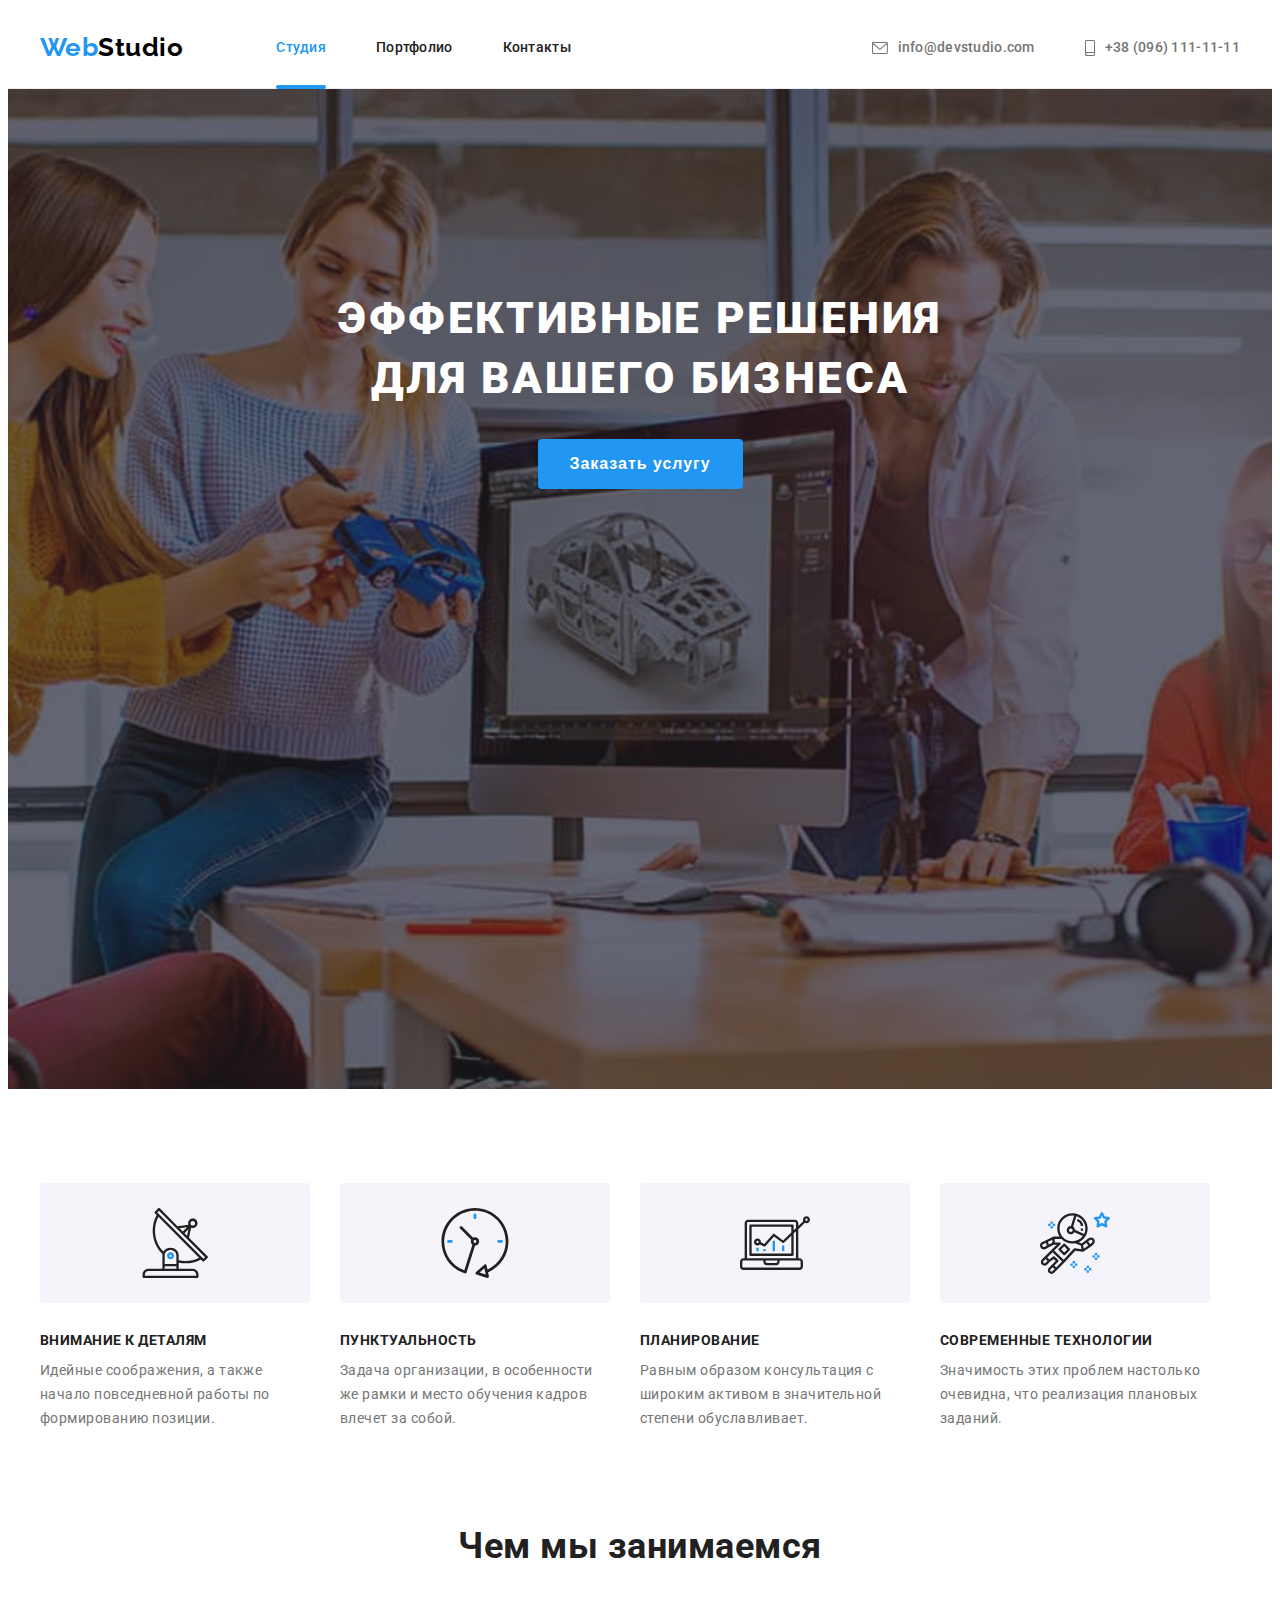
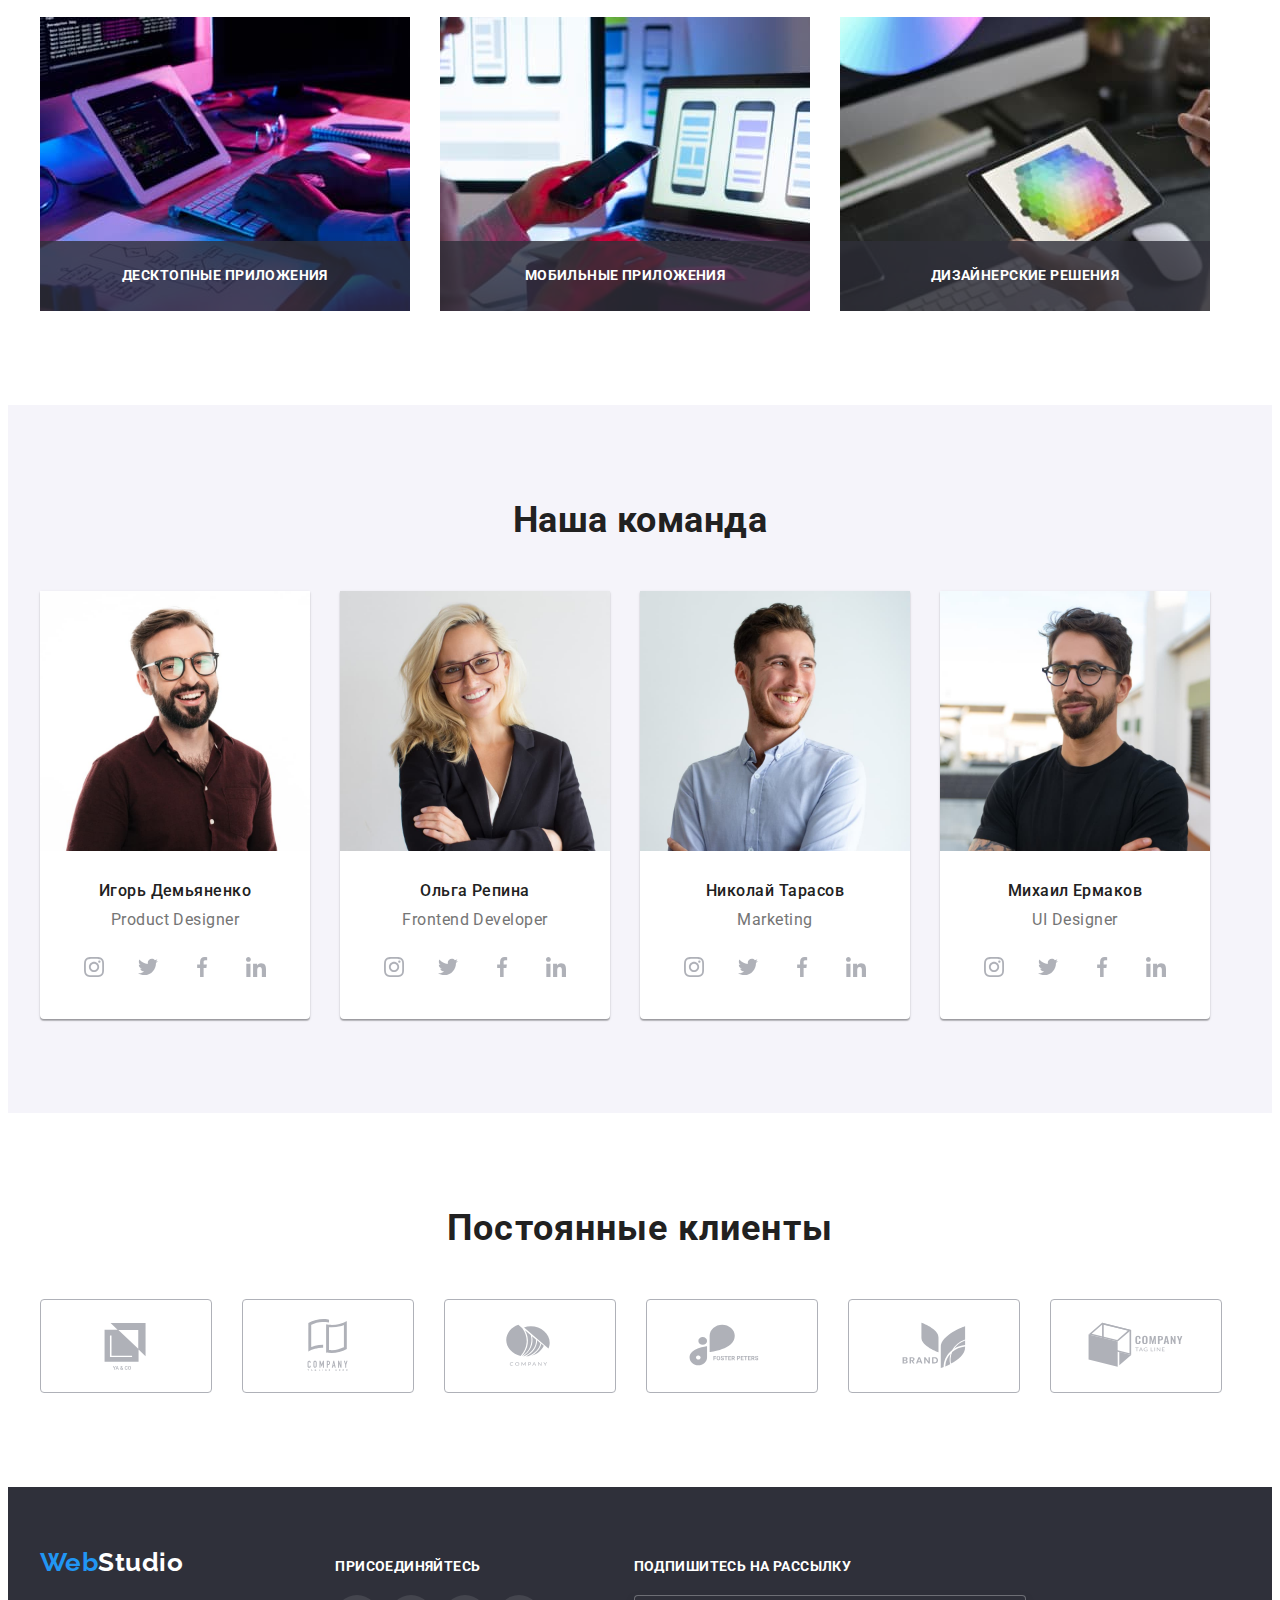
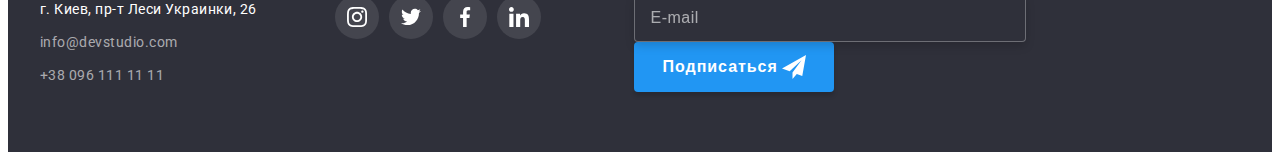
<file: index.html>
<!DOCTYPE html>
<html lang="ru">
<head>
    <meta charset="UTF-8">
    <meta http-equiv="X-UA-Compatible" content="IE=edge">
    <meta name="viewport" content="width=device-width, initial-scale=1.0">
    <title>Document</title>
    <link rel="preconnect" href="https://fonts.googleapis.com">
    <link rel="preconnect" href="https://fonts.gstatic.com" crossorigin>
    <link href="https://fonts.googleapis.com/css2?family=Raleway:wght@700&family=Roboto:wght@400;500;700;900&display=swap" rel="stylesheet">
    <link rel="stylesheet" href="https://cdnjs.cloudflare.com/ajax/libs/modern-normalize/1.1.0/modern-normalize.min.css" integrity="sha512-wpPYUAdjBVSE4KJnH1VR1HeZfpl1ub8YT/NKx4PuQ5NmX2tKuGu6U/JRp5y+Y8XG2tV+wKQpNHVUX03MfMFn9Q==" crossorigin="anonymous" referrerpolicy="no-referrer"/>
    <link rel="stylesheet" href="./css/styles.css">
</head>
<body>
    <!--Шапка-->
    <header class="page-header">
        <div class="conteiner nav">
            <nav class="nav">
                <a href="./index.html" class="logo header"> <span class="logo-link">Web</span>Studio</a>
            
                <ul class="nav-list">
                    <li class="list nav"><a href="./index.html" class="nav-link current">Студия</a></li>
                    <li class="list nav"><a href="./portfolio.html" class="nav-link">Портфолио</a></li>
                    <li class="list nav"><a href="./kontaks.html" class="nav-link">Контакты</a></li>
                </ul>
            </nav>
            
            <ul class="contacts list">
                <li class="list"><a href="mailto:info@devstudio.com" class="adress-contacts"><svg class="contacts-icon" width="16" height="12"><use href="./images/icons.svg#icon-envelope"></use></svg>info@devstudio.com</a></li>
                <li class="list"><a href="tel:+380961111111" class="adress-contacts"><svg class="contacts-icon" width="10" height="16"><use href="./images/icons.svg#icon-smartphone"></use></svg>+38 (096) 111-11-11</a></li>
            </ul>
        </div>
    </header>

    <main>
        <!--Герой-->
        <section class="section hero">
                <div class="conteiner">
                <h1 class="hero-title">Эффективные решения для вашего бизнеса</h1>
                <button type="button" class="button-hero" data-modal-open>Заказать услугу</button>
            </div>

            <div class="backdrop is-hidden" data-modal>
                <div class="modal">
                    <button class="button-modal" data-modal-close><svg class="modal-icon" width="18" height="18"><use href="./images/icons.svg#icon-close"></use></svg></button>
                    <form class="form-modal">
                        <p class="form-item">Оставьте свои данные, мы вам перезвоним</p>

                        <label class="form-field">
                            <span class="form-label">Имя</span>
                            <input class="form-input" type="text" name="name">
                            <svg class="modal-form-icon" width="18" height="18"><use href="./images/icons.svg#icon-person-black"></use></svg>
                        </label>

                        <label class="form-field">
                            <span class="form-label">Телефон</span>
                            <input class="form-input" type="tel" name="tel">
                            <svg class="modal-form-icon" width="18" height="18"><use href="./images/icons.svg#icon-phone-black"></use></svg>
                        </label>

                        <label class="form-field">
                            <span class="form-label">Почта</span>
                            <input class="form-input" type="email" name="mail">
                            <svg class="modal-form-icon" width="18" height="18"><use href="./images/icons.svg#icon-email-black"></use></svg>
                        </label>

                        <label class="form-field">
                            <span class="form-label">Коментарий</span>
                            <textarea name="text" placeholder="Введите текст"></textarea>
                        </label>

                        <label class="check">
                            <input class="check-input" type="checkbox" name="checkbox">
                            <span class="check-box">
                                <svg class="check-icon" width="16" height="15"><use href="./images/icons.svg#icon-check"></use></svg>
                            </span>
                            <span class="check-label">Соглашаюсь с рассылкой и принимаю <a href="#" class="check-link">Условия договора</a></span>
                        </label>
                        
                        <button type="submit" class="form-button-modal">Отправить</button>
                    </form>
                </div>
            </div>
        </section>
        
        <!--Особеннсти-->
        <section class="section features-section">
            <div class="conteiner features">
                <h2 class="visually-hidden">Особенности компании</h2>
                <ul class="feature list">
                    <li class="list">
                        <div class="icons"><svg class="features-icon" width="70" height="70"><use href="./images/icons.svg#icon-Antenna"></use></svg></div>
                        <h3 class="features-title">Внимание к деталям</h3>
                        <p class="features-item">Идейные соображения, а также начало повседневной работы по формированию позиции.</p>
                    </li>
                    <li class="list">
                        <div class="icons"><svg class="features-icon" width="70" height="70"><use href="./images/icons.svg#icon-Clock"></use></svg></div>
                        <h3 class="features-title">Пунктуальность</h3>
                        <p class="features-item">Задача организации, в особенности же рамки и место обучения кадров влечет за собой.</p>
                    </li>
                    <li class="list">
                        <div class="icons"><svg class="features-icon" width="70" height="70"><use href="./images/icons.svg#icon-Diagram"></use></svg></div>
                        <h3 class="features-title">Планирование</h3>
                        <p class="features-item">Равным образом консультация с широким активом в значительной степени обуславливает.</p>
                    </li>
                    <li class="list">
                        <div class="icons"><svg class="features-icon" width="70" height="70"><use href="./images/icons.svg#icon-Astronaut"></use></svg></div>
                        <h3 class="features-title">Современные технологии</h3>
                        <p class="features-item">Значимость этих проблем настолько очевидна, что реализация плановых заданий.</p>
                    </li>
                </ul>
            </div>
        </section>
        
        <!--Деятельность-->
        <section class="section activity-section">
            <div class="conteiner">
                <h2 class="activity-title">Чем мы занимаемся</h2>
                <ul class="activity list">
                    <li class="box list"><img src="./images/box1.jpg" alt="написание кода" width="370">
                        <div class="thumb box">
                        <p class="box-item">Десктопные приложения</p>
                        </div>
                    </li>
                    <li class="box list"><img src="./images/box2.jpg" alt="варианты документов для смартфона" width="370">
                        <div class="thumb box">
                            <p class="box-item">Мобильные приложения</p>
                        </div>
                    </li>
                    <li class="box list"><img src="./images/box3.jpg" alt="пиксельность дисплея планшета" width="370">
                        <div class="thumb box">
                            <p class="box-item">Дизайнерские решения</p>
                        </div>
                    </li>
                </ul>
            </div>
        </section>
        
        <!--Команда-->
        <section class="team">
            <div class="conteiner team">
                <h2 class="team-title">Наша команда</h2>
                <ul class="team list">
                    <li class="list">
                        <img src="./images/Igor.jpg" alt="Игорь" width="270">
                        <div class="team-content">
                            <h3 class="list-title">Игорь Демьяненко</h3>
                            <p class="list-text">Product Designer</p>
                            <ul class="team-social-links">
                                <li class="social links">
                                    <a href="#" class="social-links"><svg class="team-icons" width="20" height="20"><use href="./images/icons.svg#icon-Instagram"></use></svg></a>
                                </li>
                                <li class="social links">
                                    <a href="#" class="social-links"><svg class="team-icons" width="20" height="20"><use href="./images/icons.svg#icon-Twitter"></use></svg></a>
                                </li>
                                <li class="social links">
                                    <a href="#" class="social-links"><svg class="team-icons" width="20" height="20"><use href="./images/icons.svg#icon-Facebook"></use></svg></a>
                                </li>
                                <li class="social links">
                                    <a href="#" class="social-links"><svg class="team-icons" width="20" height="20"><use href="./images/icons.svg#icon-Llinkedin"></use></svg></a>
                                </li>
                            </ul>
                        </div>
                    </li>
                    <li class="list">
                        <img src="./images/Olga.jpg" alt="Ольга" width="270">
                        <div class="team-content">
                            <h3 class="list-title">Ольга Репина</h3>
                            <p class="list-text">Frontend Developer</p>
                            <ul class="team-social-links">
                                <li class="social links">
                                    <a href="#" class="social-links"><svg class="team-icons" width="20" height="20"><use href="./images/icons.svg#icon-Instagram"></use></svg></a>
                                </li>
                                <li class="social links">
                                    <a href="#" class="social-links"><svg class="team-icons" width="20" height="20"><use href="./images/icons.svg#icon-Twitter"></use></svg></a>
                                </li>
                                <li class="social links">
                                    <a href="#" class="social-links"><svg class="team-icons" width="20" height="20"><use href="./images/icons.svg#icon-Facebook"></use></svg></a>
                                </li>
                                <li class="social links">
                                    <a href="#" class="social-links"><svg class="team-icons" width="20" height="20"><use href="./images/icons.svg#icon-Llinkedin"></use></svg></a>
                                </li>
                            </ul>
                        </div>
                    </li>
                    <li class="list">
                        <img src="./images/Nik.jpg" alt="Николай" width="270">
                        <div class="team-content">
                            <h3 class="list-title">Николай Тарасов</h3>
                            <p class="list-text">Marketing</p>
                            <ul class="team-social-links">
                                <li class="social links">
                                    <a href="#" class="social-links"><svg class="team-icons" width="20" height="20"><use href="./images/icons.svg#icon-Instagram"></use></svg></a>
                                </li>
                                <li class="social links">
                                    <a href="#" class="social-links"><svg class="team-icons" width="20" height="20"><use href="./images/icons.svg#icon-Twitter"></use></svg></a>
                                </li>
                                <li class="social links">
                                    <a href="#" class="social-links"><svg class="team-icons" width="20" height="20"><use href="./images/icons.svg#icon-Facebook"></use></svg></a>
                                </li>
                                <li class="social links">
                                    <a href="#" class="social-links"><svg class="team-icons" width="20" height="20"><use href="./images/icons.svg#icon-Llinkedin"></use></svg></a>
                                </li>
                            </ul>
                        </div>
                    </li>
                    <li class="list">
                        <img src="./images/Mihail.jpg" alt="Михаил" width="270">
                        <div class="team-content">
                            <h3 class="list-title">Михаил Ермаков</h3>
                            <p class="list-text">UI Designer</p>
                            <ul class="team-social-links">
                                <li class="social links">
                                    <a href="#" class="social-links"><svg class="team-icons" width="20" height="20"><use href="./images/icons.svg#icon-Instagram"></use></svg></a>
                                </li>
                                <li class="social links">
                                    <a href="#" class="social-links"><svg class="team-icons" width="20" height="20"><use href="./images/icons.svg#icon-Twitter"></use></svg></a>
                                </li>
                                <li class="social links">
                                    <a href="#" class="social-links"><svg class="team-icons" width="20" height="20"><use href="./images/icons.svg#icon-Facebook"></use></svg></a>
                                </li>
                                <li class="social links">
                                    <a href="#" class="social-links"><svg class="team-icons" width="20" height="20"><use href="./images/icons.svg#icon-Llinkedin"></use></svg></a>
                                </li>
                            </ul>
                        </div>
                    </li>
                </ul>
            </div>
        </section>

        <section class="section">
            <div class="conteiner clients">
                <h2 class="clients-title">Постоянные клиенты</h2>
                <ul class="our-clients">
                    <li class="clients list"><a href="#" class="clients-link"><svg class="clients-icon" width="160" height="60"><use href="./images/icons.svg#icon-Logo-1"></use></svg></a></li>
                    <li class="clients list"><a href="#" class="clients-link"><svg class="clients-icon" width="160" height="60"><use href="./images/icons.svg#icon-Logo-2"></use></svg></a></li>
                    <li class="clients list"><a href="#" class="clients-link"><svg class="clients-icon" width="160" height="60"><use href="./images/icons.svg#icon-Logo-3"></use></svg></a></li>
                    <li class="clients list"><a href="#" class="clients-link"><svg class="clients-icon" width="160" height="60"><use href="./images/icons.svg#icon-Logo-4"></use></svg></a></li>
                    <li class="clients list"><a href="#" class="clients-link"><svg class="clients-icon" width="160" height="60"><use href="./images/icons.svg#icon-Logo-5"></use></svg></a></li>
                    <li class="clients list"><a href="#" class="clients-link"><svg class="clients-icon" width="160" height="60"><use href="./images/icons.svg#icon-Logo-6"></use></svg></a></li>
                </ul>
            </div>
        </section>

    </main>

    <!--футер-->
    <footer class="footer">
        <div class="footer conteiner">
            <div class="conteiner-footer">
                <a href="./index.html" class="logo footer"> <span class="logo-link">Web</span>Studio</a>
                <address class="address">
                    <p class="location">г. Киев, пр-т Леси Украинки, 26</p>
                    <ul class="footer-list">
                        <li class="list"><a href="mailto:info@devstudio.com" class="contacts-list footer">info@devstudio.com</a>
                        </li>
                        <li class="list"><a href="tel:+380961111111" class="contacts-list footer">+38 096 111 11 11</a></li>
                    </ul>
                </address>
            </div>
            
            <div class="footer-social">
                <p class="social-title">Присоединяйтесь</p>
                <ul class="footer-links">
                    <li class="social-item">
                        <a href="#" class="footer-social-links"><svg class="footer-icons" width="20" height="20">
                                <use href="./images/icons.svg#icon-Instagram"></use>
                            </svg></a>
                    </li>
                    <li class="social-item">
                        <a href="#" class="footer-social-links"><svg class="footer-icons" width="20" height="20">
                                <use href="./images/icons.svg#icon-Twitter"></use>
                            </svg></a>
                    </li>
                    <li class="social-item">
                        <a href="#" class="footer-social-links"><svg class="footer-icons" width="20" height="20">
                                <use href="./images/icons.svg#icon-Facebook"></use>
                            </svg></a>
                    </li>
                    <li class="social-item">
                        <a href="#" class="footer-social-links"><svg class="footer-icons" width="20" height="20">
                                <use href="./images/icons.svg#icon-Llinkedin"></use>
                            </svg></a>
                    </li>
                </ul>
            </div>

           <div class="footer-form">
                <form class="footer-subscription">
                    <label class="subscription">
                        <p class="form-title">Подпишитесь на рассылку</p>
                        <input type="email" name="mail" id="mail" placeholder="E-mail" />
                    </label>

                    <button type="submit" class="form-button">Подписаться<svg class="button-icon" width="24" height="24">
                    <use href="./images/icons.svg#icon-send"></use>
                    </svg></button>
                </form>
           </div>
        </div>
    </footer>

    <script src="./js/modal.js"></script>
</body>
</html>
</file>
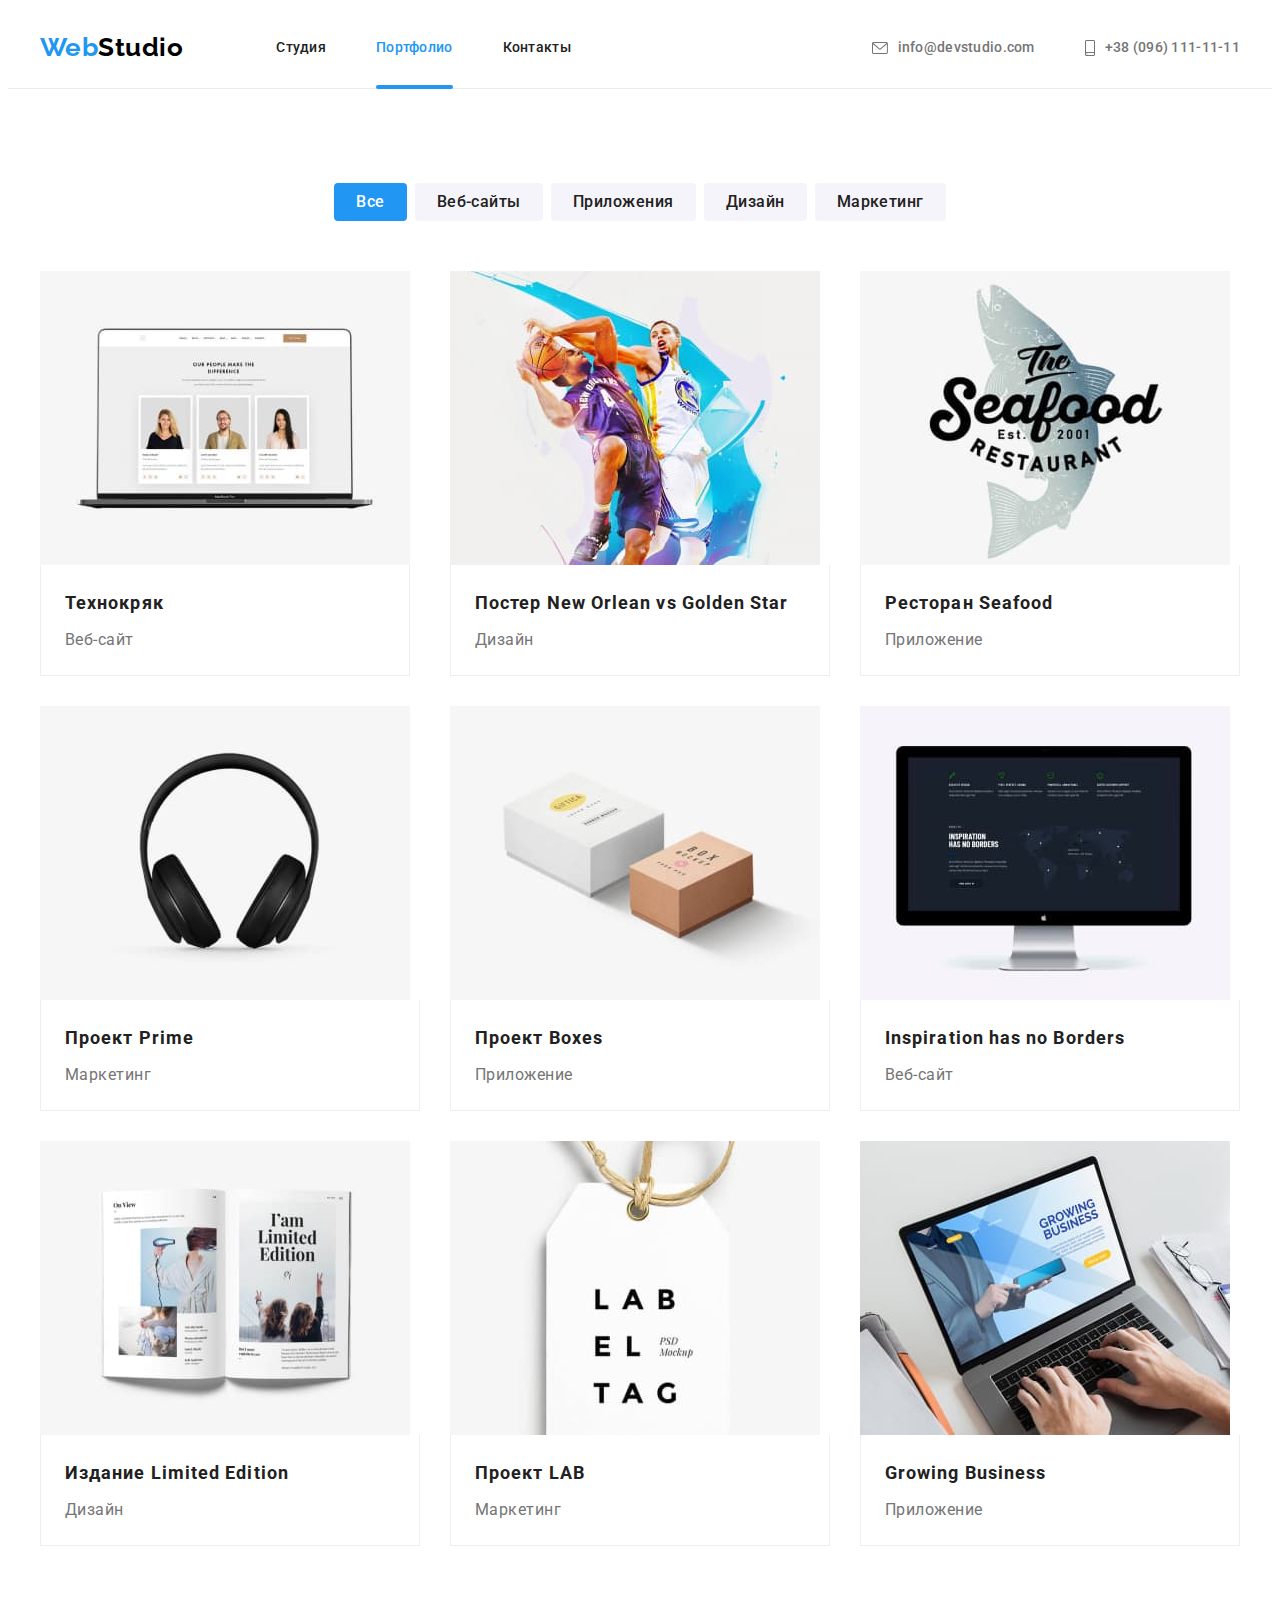
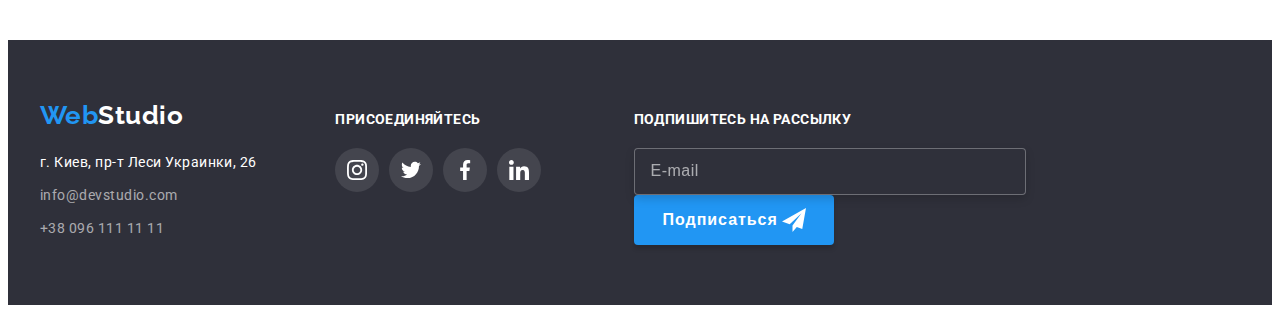
<file: portfolio.html>
<!DOCTYPE html>
<html lang="ru">
<head>
    <meta charset="UTF-8">
    <meta http-equiv="X-UA-Compatible" content="IE=edge">
    <meta name="viewport" content="width=device-width, initial-scale=1.0">
    <title>Document</title>
    <link rel="preconnect" href="https://fonts.googleapis.com">
    <link rel="preconnect" href="https://fonts.gstatic.com" crossorigin>
    <link href="https://fonts.googleapis.com/css2?family=Raleway:wght@700&family=Roboto:wght@400;500;700;900&display=swap" rel="stylesheet">
    <link rel="stylesheet" href="https://cdnjs.cloudflare.com/ajax/libs/modern-normalize/1.1.0/modern-normalize.min.css" integrity="sha512-wpPYUAdjBVSE4KJnH1VR1HeZfpl1ub8YT/NKx4PuQ5NmX2tKuGu6U/JRp5y+Y8XG2tV+wKQpNHVUX03MfMFn9Q==" crossorigin="anonymous" referrerpolicy="no-referrer" />
    <link rel="stylesheet" href="./css/styles.css"> 
</head>
<body>
    
    <!-- Шапка -->
    <header class="page-header">
        <div class="conteiner nav">
            <nav class="nav">
                <a href="./index.html" class="logo header"> <span class="logo-link">Web</span>Studio</a>
    
                <ul class="nav-list">
                    <li class="list nav"><a href="./index.html" class="nav-link ">Студия</a></li>
                    <li class="list nav"><a href="./portfolio.html" class="nav-link current">Портфолио</a></li>
                    <li class="list nav"><a href="./kontaks.html" class="nav-link">Контакты</a></li>
                </ul>
            </nav>
    
            <ul class="contacts list">
                <li class="list"><a href="mailto:info@devstudio.com" class="adress-contacts"><svg class="contacts-icon" width="16" height="12"><use href="./images/icons.svg#icon-envelope"></use></svg>info@devstudio.com</a></li>
                <li class="list"><a href="tel:+380961111111" class="adress-contacts"><svg class="contacts-icon" width="10" height="16"><use href="./images/icons.svg#icon-smartphone"></use></svg>+38 (096) 111-11-11</a></li>
            </ul>
        </div>
    </header>
    
    <!-- Мэйн -->
    <main>
        <section class="section">
            <div class="conteiner">
                <h1 class="visually-hidden">Портфолио</h1>
                <ul class="filtr-buttons">
                    <li class="list"><button type="button" class="button primary">Все</button></li>
                    <li class="list"><button type="button" class="button">Веб-сайты</button></li>
                    <li class="list"><button type="button" class="button">Приложения</button></li>
                    <li class="list"><button type="button" class="button">Дизайн</button></li>
                    <li class="list"><button type="button" class="button">Маркетинг</button></li>
                </ul>
                
                <ul class="portfolio">
                    <li class="portfolio list">
                        <a href="#" class="portfolio-link">
                            <div class="portfolio-overlay">
                                <img src="./images/web.jpg" alt="страница с сотрудниками" width="370" class="picture">
                                <div class="overlay-text"><p class="overlay-item">Технокряк это современная площадка распространения коронавируса. Компании используют эту
                                    платформу для цифрового шпионажа и атак на защищённые сервера конкурентов.</p>
                                </div>
                            </div>
                            <div class="card-content">
                                <h2 class="item-title">Технокряк</h2>
                                <p class="item-text">Веб-сайт</p>
                            </div>
                        </a>
                    </li>
                    <li class="list">
                        <a href="#" class="portfolio-link">
                            <div class="portfolio-overlay">
                                <img src="./images/design.jpg" alt="постер с двумя баскетболистами" width="370" class="picture">
                                <div class="overlay-text">
                                    <p class="overlay-item">Технокряк это современная площадка распространения коронавируса. Компании используют эту
                                        платформу для цифрового шпионажа и атак на защищённые сервера конкурентов.</p>
                                </div>
                            </div>
                            <div class="card-content">
                                <h2 class="item-title">Постер New Orlean vs Golden Star</h2>
                                <p class="item-text">Дизайн</p>
                            </div>
                        </a>
                    </li>
                    <li class="list">
                        <a href="#" class="portfolio-link">
                            <div class="portfolio-overlay">
                                <img src="./images/app.jpg" alt="логотип ресторана" width="370" class="picture">
                                <div class="overlay-text">
                                    <p class="overlay-item">Технокряк это современная площадка распространения коронавируса. Компании используют эту
                                        платформу для цифрового шпионажа и атак на защищённые сервера конкурентов.</p>
                                </div>
                            </div>
                            <div class="card-content">
                                <h2 class="item-title">Ресторан Seafood</h2>
                                <p class="item-text">Приложение</p>
                            </div>
                        </a>
                    </li>
                    <li class="list">
                        <a href="#" class="portfolio-link">
                            <div class="portfolio-overlay">
                                <img src="./images/marketing.jpg" alt="наушники" width="370" class="picture">
                                <div class="overlay-text">
                                    <p class="overlay-item">Технокряк это современная площадка распространения коронавируса. Компании используют эту
                                        платформу для цифрового шпионажа и атак на защищённые сервера конкурентов.</p>
                                </div>
                            </div>
                            <div class="card-content">
                                <h2 class="item-title">Проект Prime</h2>
                                <p class="item-text">Маркетинг</p>
                            </div>
                        </a>
                    </li>
                    <li class="list">
                        <a href="#" class="portfolio-link">
                            <div class="portfolio-overlay">
                                <img src="./images/app-box.jpg" alt="две коробочки" width="370" class="picture">
                                <div class="overlay-text">
                                    <p class="overlay-item">Технокряк это современная площадка распространения коронавируса. Компании используют эту
                                        платформу для цифрового шпионажа и атак на защищённые сервера конкурентов.</p>
                                </div>
                            </div>
                            <div class="card-content">
                                <h2 class="item-title">Проект Boxes</h2>
                                <p class="item-text">Приложение</p>
                            </div>
                        </a>
                    </li>
                    <li class="list">
                        <a href="#" class="portfolio-link">
                            <div class="portfolio-overlay">
                                <img src="./images/website.jpg" alt="страничка вебсайта" width="370" class="picture">
                                <div class="overlay-text">
                                    <p class="overlay-item">Технокряк это современная площадка распространения коронавируса. Компании используют эту
                                        платформу для цифрового шпионажа и атак на защищённые сервера конкурентов.</p>
                                </div>
                            </div>
                            <div class="card-content">
                                <h2 class="item-title">Inspiration has no Borders</h2>
                                <p class="item-text">Веб-сайт</p>
                            </div>
                        </a>
                    </li>
                    <li class="list">
                        <a href="#" class="portfolio-link">
                            <div class="portfolio-overlay">
                                <img src="./images/limited.jpg" alt="журнал Limited Edition" width="370" class="picture">
                                <div class="overlay-text">
                                    <p class="overlay-item">Технокряк это современная площадка распространения коронавируса. Компании используют эту
                                        платформу для цифрового шпионажа и атак на защищённые сервера конкурентов.</p>
                                </div>
                            </div>
                            <div class="card-content">
                                <h2 class="item-title">Издание Limited Edition</h2>
                                <p class="item-text">Дизайн</p>
                            </div>
                        </a>
                    </li>
                    <li class="list">
                        <a href="#" class="portfolio-link">
                            <div class="portfolio-overlay">
                                <img src="./images/lab.jpg" alt="бирка с названием проекта" width="370" class="picture">
                                <div class="overlay-text">
                                    <p class="overlay-item">Технокряк это современная площадка распространения коронавируса. Компании используют эту
                                        платформу для цифрового шпионажа и атак на защищённые сервера конкурентов.</p>
                                </div>
                            </div>
                            <div class="card-content">
                                <h2 class="item-title">Проект LAB</h2>
                                <p class="item-text">Маркетинг</p>
                            </div>
                        </a>
                    </li>
                    <li class="list">
                        <a href="#" class="portfolio-link">
                            <div class="portfolio-overlay">
                                <img src="./images/growing.jpg" alt="приложение для ноутбука, планшета" width="370" class="picture">
                                <div class="overlay-text">
                                    <p class="overlay-item">Технокряк это современная площадка распространения коронавируса. Компании используют эту
                                        платформу для цифрового шпионажа и атак на защищённые сервера конкурентов.</p>
                                </div>
                            </div>
                            <div class="card-content">
                                <h2 class="item-title">Growing Business</h2>
                                <p class="item-text">Приложение</p>
                            </div>
                        </a>
                    </li>
                </ul>
            </div>
        </section>
    </main>
    
    <!--футер-->
    <footer class="footer">
        <div class="footer conteiner">
            <div class="conteiner-footer">
                <a href="./index.html" class="logo footer"> <span class="logo-link">Web</span>Studio</a>
                <address class="address">
                    <p class="location">г. Киев, пр-т Леси Украинки, 26</p>
                    <ul class="footer-list">
                        <li class="list"><a href="mailto:info@devstudio.com"
                                class="contacts-list footer">info@devstudio.com</a>
                        </li>
                        <li class="list"><a href="tel:+380961111111" class="contacts-list footer">+38 096 111 11 11</a></li>
                    </ul>
                </address>
            </div>
    
            <div class="footer-social">
                <p class="social-title">Присоединяйтесь</p>
                <ul class="footer-links">
                    <li class="social-item">
                        <a href="#" class="footer-social-links"><svg class="footer-icons" width="20" height="20">
                                <use href="./images/icons.svg#icon-Instagram"></use>
                            </svg></a>
                    </li>
                    <li class="social-item">
                        <a href="#" class="footer-social-links"><svg class="footer-icons" width="20" height="20">
                                <use href="./images/icons.svg#icon-Twitter"></use>
                            </svg></a>
                    </li>
                    <li class="social-item">
                        <a href="#" class="footer-social-links"><svg class="footer-icons" width="20" height="20">
                                <use href="./images/icons.svg#icon-Facebook"></use>
                            </svg></a>
                    </li>
                    <li class="social-item">
                        <a href="#" class="footer-social-links"><svg class="footer-icons" width="20" height="20">
                                <use href="./images/icons.svg#icon-Llinkedin"></use>
                            </svg></a>
                    </li>
                </ul>
            </div>
            
            <div class="footer-form">
                <form class="footer-subscription">
                    <label class="subscription">
                        <p class="form-title">Подпишитесь на рассылку</p>
                        <input type="email" name="mail" id="mail" placeholder="E-mail" />
                    </label>
            
                    <button type="submit" class="form-button">Подписаться<svg class="button-icon" width="24" height="24">
                            <use href="./images/icons.svg#icon-send"></use>
                        </svg></button>
                </form>
            </div>
        </div>
    </footer>
    
</body>
</html>
</file>
<file: css/styles.css>
:root {
  --primary-color: #212121;
  --secondary-text-color: #757575;
  --accent-color: #2196f3;
  --background-color: #2f303a;
  --primary-white-color: #ffffff;
  --secondery-background-color: #f5f4fa;
  --bg-color: #eeeeee;
  --color-icons: #afb1b8;
}
/* Шапка */
body {
  color: var(--primary-color);
  background-color: var(--primary-white-color);
  font-family: "Roboto", sans-serif;
  letter-spacing: 0.03em;
}

.conteiner {
  width: 1200px;
  padding-right: 15px;
  padding-left: 15px;
  margin-right: auto;
  margin-left: auto;
}

.section {
  padding-top: 94px;
  padding-bottom: 94px;
}

/* Оптимизация */
a.p,
p {
  color: var(--secondary-text-color);
}

a {
  text-decoration: none;
  cursor: pointer;
}

.list {
  padding: 0;
  margin: 0;
  list-style: none;
}

.visually-hidden {
  position: absolute;
  width: 1px;
  height: 1px;
  margin: -1px;
  border: 0;
  padding: 0;

  white-space: nowrap;
  clip-path: inset(100%);
  clip: rect(0 0 0 0);
  overflow: hidden;
}

img {
  display: block;
  max-width: 100%;
  height: auto;
}

/* Heder */
header {
  background-color: var(--primary-white-color);
}

.page-header {
  border-bottom: 1px solid #ececec;
}

span.logo-link {
  color: var(--accent-color);
}

.logo.header {
  padding-top: 24px;
  padding-bottom: 25px;
  color: #000;
  font-family: "Raleway", sans-serif;
  font-weight: 700;
  font-size: 26px;
  line-height: 1.19;
}

/* Nav */
.conteiner.nav {
  display: flex;
  align-items: center;
}

.nav {
  display: flex;
}

.nav-list {
  display: flex;
  padding: 0;
  margin: 0 0 0 93px;
}

.nav-list .list.nav + .list.nav {
  margin-left: 50px;
}

.nav-link {
  transition-property: color;
  transition-duration: 250ms;
  transition-timing-function: cubic-bezier(0.4, 0, 0.2, 1);

  display: block;
  padding-top: 32px;
  padding-bottom: 32px;
  color: var(--primary-color);
  font-weight: 500;
  font-size: 14px;
  line-height: 1.14;
  letter-spacing: 0.02em;
}

.nav-link:hover,
.nav-link:focus {
  color: var(--accent-color);
}

.nav-link.current {
  color: var(--accent-color);
}

.list.nav {
  position: relative;
}

.current::after {
  content: "";
  position: absolute;

  bottom: -1.5px;
  left: 0;
  width: 100%;
  height: 4px;

  border-radius: 2px;
  background-color: var(--accent-color);
  }

/* contacts */
.contacts.list {
  display: flex;
  margin-left: auto;
}

.contacts.list .list + .list {
  margin-left: 50px;
}
.adress-contacts {
  transition-property: color;
  transition-duration: 250ms;
  transition-timing-function: cubic-bezier(0.4, 0, 0.2, 1);

  display: flex;
  align-items: center;
  padding-top: 32px;
  padding-bottom: 32px;

  color: var(--secondary-text-color);
  font-weight: 500;
  font-size: 14px;
  line-height: 1.14;
  letter-spacing: 0.02em;
}

.adress-contacts:hover,
.adress-contacts:focus {
  color: var(--accent-color);
}

.contacts-icon {
  transition-property: color,fill;
  transition-duration: 250ms;
  transition-timing-function: cubic-bezier(0.4, 0, 0.2, 1);
  
  fill: var(--secondary-text-color);
  margin-right: 10px;
}

.contacts .adress-contacts:hover .contacts-icon,
.contacts .adress-contacts:focus .contacts-icon {
  fill: var(--accent-color);
}

/* Hero */
.hero {
  text-align: center;
  color: var(--primary-white-color);
  background-color: var(--background-color);
}

.section.hero {
  padding-top: 200px;
  padding-bottom: 200px;
  max-width: 1600px;
  min-height: 600px;
  margin-left: auto;
  margin-right: auto;

  background-image: linear-gradient(
      rgba(47, 48, 58, 0.4),
      rgba(47, 48, 58, 0.4)
    ),
    url("../images/Team.jpg");
  background-position: center;
  background-repeat: no-repeat;
  background-size: cover;
}

.hero-title {
  margin: 0 auto 30px auto;
  max-width: 696px;
  font-weight: 900;
  font-size: 44px;
  line-height: 1.36;
  letter-spacing: 0.06em;
}

.hero-title,
.features-title {
  text-transform: uppercase;
}

.button-hero {
  transition: background-color 250ms cubic-bezier(0.4, 0, 0.2, 1);
  border: none;
  border-radius: 4px;
  display: inline-block;
  padding: 10px 32px;
  min-width: 200px;
  text-align: center;
  color: var(--primary-white-color);
  cursor: pointer;
  
  font-weight: 700;
  font-size: 16px;
  line-height: 1.88;
  letter-spacing: 0.06em;
  background-color: var(--accent-color);
}

.button-hero:hover,
.button-hero:focus {
  background-color: #188ce8;
}

/* Модальное окно */
.backdrop {
  position: fixed;
  transition: opacity 250ms cubic-bezier(0.4, 0, 0.2, 1);
  width: 100%;
  height: 100%;
  top: 0;
  left: 0;
  background-color: rgba(0, 0, 0, 0.2);
  
  opacity: 1;
  z-index: 1;
}

.backdrop.is-hidden {
  opacity: 0;
  pointer-events: none;
}

.backdrop.is-hidden .modal {
  transform: translate(-50%, -50%) scale(0.6);
}

.modal {
  position: absolute;
  top: 50%;
  left: 50%;
  transform: translate(-50%, -50%) scale(1);
  transition: transform 250ms cubic-bezier(0.4, 0, 0.2, 1);

  width: 528px;
  height: 581px;
  padding: 40px;
  
  background-color: var(--primary-white-color);
}

.button-modal {
  position: absolute;
  top: 0;
  right: 0;
  display: flex;
  justify-content: center;
  align-items: center;
  width: 30px;
  height: 30px;
  cursor: pointer;
  
  padding: 0;
  margin-left: auto;
  margin-top: 8px;
  margin-right: 8px;
    
  background-color: var(--primary-white-color);
  border: 1px solid rgba(0, 0, 0, 0.1);
  border-radius: 50%;
}

.modal-icon {
  transition: fill 250ms cubic-bezier(0.4, 0, 0.2, 1);
}

.button-modal:hover,
.button-modal:focus {
  fill: var(--accent-color);
}

.form-modal {
  width: 100%;
  margin-left: auto;
  margin-right: auto;
}

.form-item {
  margin-top: 0;
  margin-bottom: 12px;
  font-weight: 700;
  font-size: 20px;
  line-height: 1.15;
  text-align: center;
  letter-spacing: 0.03em;
  
  color: var(--primary-color);
}

.form-field {
  position: relative;
  display: flex;
  flex-direction: column;
}

.form-modal .form-field + .form-field {
  margin-top: 10px;
}

.form-label {
  margin-bottom: 4px;
  text-align: start;
  font-family: inherit;
  font-size: 12px;
  line-height: 1.17;
  letter-spacing: 0.01em;

  color: var(--secondary-text-color);
}

.form-field textarea {
  width: 100%;
  height: 120px;
  padding: 12px 16px;
}

.form-field textarea::placeholder {
  font-size: 14px;
  line-height: 1.14;
  letter-spacing: 0.01em;
  
  color: rgba(117, 117, 117, 0.5);
}

.form-input, .form-field textarea {
  transition: border-color 250ms cubic-bezier(0.4, 0, 0.2, 1);
  border: 1px solid rgba(33, 33, 33, 0.2);
  border-radius: 4px;
}

.modal-form-icon {
  transition: fill 250ms cubic-bezier(0.4, 0, 0.2, 1);
  position: absolute;
  bottom: 11px;
  left: 12px;
  fill: var(--primary-color);
}

textarea {
  resize: none;
}

.form-input:hover,
.form-input:focus {
  border-color: var(--accent-color);
}

.form-field:hover textarea,
.form-field:focus-within textarea {
  border-color: var(--accent-color);
}

.form-field:hover > .modal-form-icon,
.form-field:focus-within > .modal-form-icon {
  fill: var(--accent-color);
}

.form-input {
  padding: 11px 12px 11px 42px;
}

.check {
  position: relative;
  display: flex;
  align-items: center;
  justify-content: center;
  margin-top: 20px;
  margin-bottom: 30px;
  cursor: pointer;
}

.check-label {
  padding-left: 7px;
  font-size: 14px;
  line-height: 1.71;
  letter-spacing: 0.03em;
  color: var(--secondary-text-color);
}

.check-box {
  transition: border-color 250ms cubic-bezier(0.4, 0, 0.2, 1);
  width: 16px;
  height: 15px;
  border: 2px solid var(--primary-color);
  border-radius: 3px;
  background-color: var(--primary-white-color);
}

.check-icon {
  transition: 250ms cubic-bezier(0.4, 0, 0.2, 1);
  fill: var(--accent-color);
  position: absolute;
  top: 4px;
  left: 12px;
  border-radius: 3px;
  
  opacity: 0;
}

.check-input:checked + .check-box .check-icon {
  background-color: var(--accent-color);

  opacity: 1;
}

.check-box:hover {
  border-color: var(--accent-color);
}

.check-link {
  font-size: 14px;
  line-height: 1.17;
  letter-spacing: 0.03em;
  text-decoration-line: underline;
  
  color: var(--accent-color);
}

.check-input {
  
  position: absolute;
  width: 1px;
  height: 1px;
  margin: -1px;
  border: 0;
  padding: 0;
  clip: rect(0 0 0 0);
  overflow: hidden;
}

.form-button-modal {
  transition: background-color 250ms cubic-bezier(0.4, 0, 0.2, 1);

  font-weight: 700;
  font-size: 16px;
  line-height: 1.88;
  letter-spacing: 0.06em;
  min-width: 200px;
  padding: 10px 55px 10px 56px;
  
  cursor: pointer;
  border: none;
  border-radius: 4px;
  color: #FFFFFF;
  background-color: var(--accent-color);
  box-shadow: 0px 4px 4px rgba(0, 0, 0, 0.15);
}

.form-button-modal:hover,
.form-button-modal:focus {
  background-color: #188CE8;
  box-shadow: 0px 3px 1px rgba(0, 0, 0, 0.1), 0px 1px 2px rgba(0, 0, 0, 0.08),
  0px 2px 2px rgba(0, 0, 0, 0.12);
}

/* Button */
.filtr-buttons {
  display: flex;
  justify-content: center;
  padding: 0;
  margin-top: 0px;
  margin-bottom: 50px;
}

.filtr-buttons .list {
  margin-right: 8px;
}

.filtr-buttons .list:nth-child(5) {
  margin-right: 0;
}

.button {
  transition-property: color,background-color,box-shadow;
  transition-duration: 250ms;
  transition-timing-function: cubic-bezier(0.4, 0, 0.2, 1);

  padding: 6px 22px;
  color: var(--primary-color);
  background-color: var(--secondery-background-color);
  cursor: pointer;
  font-weight: 500;
  font-size: 16px;
  line-height: 1.63;
  letter-spacing: 0.03em;
  border: none;
  border-radius: 4px;
  font-family: inherit;
}

.button.primary {
  color: var(--primary-white-color);
  background-color: var(--accent-color);
}

.button:hover,
.button:focus {
  color: var(--primary-white-color);
  background-color: var(--accent-color);
  box-shadow: 0px 3px 1px rgba(0, 0, 0, 0.1), 0px 1px 2px rgba(0, 0, 0, 0.08),
    0px 2px 2px rgba(0, 0, 0, 0.12);
}

/* Features */
.feature.list {
  display: flex;
  flex-wrap: wrap;
}

.feature.list .list {
  width: 270px;
  margin-right: 30px;
}

.feature.list .list:nth-child(4n) {
  margin-right: 0;
}

.icons {
  display: flex;
  align-items: center;
  justify-content: center;
  width: 270px;
  height: 120px;
  margin-bottom: 30px;

  background-color: var(--secondery-background-color);
  border-radius: 4px;
}

.features-title {
  margin-top: 0;
  margin-bottom: 10px;
  font-weight: 700;
  font-size: 14px;
  line-height: 1.14;
}

.features-item {
  margin-top: 0;
  margin-bottom: 0;
  font-size: 14px;
  line-height: 1.71;
}

/* Activity */
.activity-section {
  padding-top: 0;
  z-index: 1;
}

.activity-title {
  margin-top: 0;
  margin-bottom: 50px;
  font-size: 36px;
  line-height: 1.17;
  text-align: center;
}

.box.list {
  position: relative;
  display: block;
}

.thumb {
  position: absolute;

  display: flex;
  left: 0;
  bottom: 0;
  justify-content: center;
  align-items: center;
  width: 370px;
  height: 70px;

  background-color: rgba(47, 48, 58, 0.8);
}

.box-item {
  padding: 0;
  margin: 0;
  font-weight: 700;
  font-size: 14px;
  line-height: 1.14;
  letter-spacing: 0.03em;
  text-transform: uppercase;
  color: var(--primary-white-color);
}

.activity.list {
  display: flex;
}

.activity.list .list {
  margin-right: 30px;
}

.activity.list .list:nth-child(3n) {
  margin-right: 0;
}

/* Team */
.team {
  background-color: var(--secondery-background-color);
  padding-top: 94px;
  padding-bottom: 94px;
}

.conteiner.team {
  padding: 0 15px;
}

.team.list {
  padding: 0;
  display: flex;
  text-align: center;
}

.team.list .list {
  background-color: var(--primary-white-color);
  box-shadow: 0px 1px 3px rgba(0, 0, 0, 0.12), 0px 1px 1px rgba(0, 0, 0, 0.14),
    0px 2px 1px rgba(0, 0, 0, 0.2);
  border-radius: 0px 0px 4px 4px;
}

.team.list .list + .list {
  margin-left: 30px;
}

.team-title {
  margin-top: 0;
  margin-bottom: 50px;
  font-size: 36px;
  line-height: 1.17;
  text-align: center;
}

.list-title {
  margin-top: 0;
  margin-bottom: 10px;
  font-weight: 500;
  font-size: 16px;
  line-height: 1.19;
}

.list-text {
  margin-top: 0;
  margin-bottom: 16px;
  font-size: 16px;
  line-height: 1.19;
}

.team-content {
  padding: 30px 32px;
}

.team-social-links {
  display: flex;
  list-style: none;
  padding: 0;
}

.team-social-links .links + .links {
  margin-left: 10px;
}

.social-links {
  transition-property: background-color;
  transition-duration: 250ms;
  transition-timing-function: cubic-bezier(0.4, 0, 0.2, 1);
  
  display: flex;
  justify-content: center;
  align-items: center;
  width: 44px;
  height: 44px;

  border-radius: 50%;
}

.team-icons {
  transition-property: fill,background-color;
  transition-duration: 250ms;
  transition-timing-function: cubic-bezier(0.4, 0, 0.2, 1);

  fill: var(--color-icons);
}

.social-links:hover,
.social-links:focus {
  background-color: var(--accent-color);
}

.social-links:hover .team-icons,
.social-links:focus .team-icons {
  fill: var(--primary-white-color);
}

/* portfolio */
.portfolio {
  padding: 0;
  margin: 0;

  display: flex;
  flex-wrap: wrap;
  margin-right: -30px;
  margin-bottom: -30px;
}

.portfolio-link {
  transition-property: box-shadow;
  transition-duration: 250ms;
  transition-timing-function: cubic-bezier(0.4, 0, 0.2, 1);
  
  display: block;
}

.portfolio-overlay {
  position: relative;
  overflow: hidden;
}

.portfolio-overlay::before {
  position: absolute;
  content: "";
  width: 100%;
  height: 100%;
  left: 0;
  top: 0;
}

.overlay-text {
  transform: translateY(100%);
  transition-duration: 250ms;
  transition-timing-function: cubic-bezier(0.4, 0, 0.2, 1);
  position: absolute;
  content: "";

  width: 100%;
  height: 100%;
  left: 0;
  top: 0;
  
  background-color: rgba(33, 150, 243, 0.9);
  opacity: 0;
}

.overlay-item {
  padding: 63px 24px;
  margin: 0;
  font-size: 18px;
  line-height: 1.56;
  letter-spacing: 0.03em;
  color: var(--primary-white-color);
}

.portfolio-link:hover,
.portfolio-link:focus {
  box-shadow: 0px 1px 1px rgba(0, 0, 0, 0.12), 0px 4px 4px rgba(0, 0, 0, 0.06),
    1px 4px 6px rgba(0, 0, 0, 0.16);
}

.portfolio-link:hover .overlay-text {
  transform: translateY(0);
  opacity: 1;
}

.portfolio > .list {
  width: calc(100% / 3 - 30px);
  margin-right: 30px;
  margin-bottom: 30px;
}

.card-content {
  padding: 20px 24px;
  border-right: 1px solid var(--bg-color);
  border-bottom: 1px solid var(--bg-color);
  border-left: 1px solid var(--bg-color);
}

.item-title {
  margin: 0;
  margin-bottom: 4px;
  color: var(--primary-color);
  font-size: 18px;
  line-height: 2;
  letter-spacing: 0.06em;
}

.item-text {
  margin: 0;
  font-size: 16px;
  line-height: 1.88;
}

/* Our clients */
.conteiner.clients {
  text-align: center;
}

.our-clients .list + .list {
  margin-left: 30px;
}

.our-clients {
  display: flex;
  align-items: center;
  padding: 0;
  margin: 0;
}

.clients-title {
  margin-top: 0;
  margin-bottom: 50px;
  font-size: 36px;
  line-height: 1.17;
  text-align: center;
  letter-spacing: 0.03em;
}

.clients-link {
  transition-property: border-color;
  transition-duration: 250ms;
  transition-timing-function: cubic-bezier(0.4, 0, 0.2, 1);

  display: flex;
  align-items: center;
  justify-content: center;
  width: 170px;
  height: 92px;

  border: 1px solid var(--color-icons);
  border-radius: 4px;
}

.clients-icon {
  transition-property: fill;
  transition-duration: 250ms;
  transition-timing-function: cubic-bezier(0.4, 0, 0.2, 1);

  fill: var(--color-icons);
}

.clients-link:hover,
.clients-link:focus {
  border-color: var(--accent-color);
}

.clients-link:hover .clients-icon,
.clients-link:focus .clients-icon {
  fill: var(--accent-color);
}

/* Футер */
.footer {
  display: flex;
  align-items: baseline;
  justify-content: space-between;

  background-color: var(--background-color);
}

footer {
  padding-top: 60px;
  padding-bottom: 60px;
}

.conteiner-footer {
  margin-right: 70px;
  width: 226px;
}

.address {
  font-style: normal;
}

.logo.footer {
  display: block;

  margin-bottom: 20px;
  color: var(--primary-white-color);
  font-family: "Raleway", sans-serif;
  font-weight: 700;
  font-size: 26px;
  line-height: 1.19;
}

.location {
  margin-top: 0;
  margin-bottom: 9px;
  color: var(--primary-white-color);
  font-size: 14px;
  line-height: 1.71;
}

.footer-list {
  margin: 0;
  padding: 0;
}

.footer-list .list {
  display: block;
  margin-bottom: 9px;
}

.footer-list .list:nth-child(2) {
  margin-bottom: 0;
}

.contacts-list.footer {
  transition-property: color;
  transition-duration: 250ms;
  transition-timing-function: cubic-bezier(0.4, 0, 0.2, 1);

  color: rgba(255, 255, 255, 0.6);
  font-size: 14px;
  line-height: 1.71;
}

.contacts-list.footer:hover,
.contacts-list.footer:focus {
  color: var(--accent-color);
}

/* footer-social */
.footer-social {
  width: 206px;
  height: 80px;
  color: var(--primary-white-color);
  margin-right: 93px;
}

.footer-links {
  display: flex;
  justify-content: space-between;

  list-style: none;
  margin: 0;
  padding: 0;
}

.footer-icons {
  fill: var(--primary-white-color);
}

.footer-social-links {
  transition: background-color 250ms cubic-bezier(0.4, 0, 0.2, 1);

  display: flex;
  justify-content: center;
  align-items: center;
  width: 44px;
  height: 44px;

  border-radius: 50%;
  background-color: rgba(255, 255, 255, 0.1);
}

.social-title {
  font-weight: 700;
  font-size: 14px;
  line-height: 1.14;
  letter-spacing: 0.03em;
  text-transform: uppercase;
  color: var(--primary-white-color);
  margin-top: 0;
  margin-bottom: 20px;
}

.footer-social-links:hover,
.footer-social-links:focus {
  background-color: var(--accent-color);
}

/* footer-subscription */
.footer-subscription {

}
.form-title {
  font-weight: 700;
  font-size: 14px;
  line-height: 1.14;
  letter-spacing: 0.03em;
  text-transform: uppercase;
  color: var(--primary-white-color);
  margin-top: 0;
  margin-bottom: 20px;
}

.footer-form input{
    width: 358px;
    padding: 15px 16px;
    margin-right: 12px;
    border: 1px solid rgba(255, 255, 255, 0.3);
    filter: drop-shadow(0px 4px 4px rgba(0, 0, 0, 0.15));
    border-radius: 4px;
    color: var(--primary-white-color);
    background-color: var(--background-color);
}

.footer-form input::placeholder {
  font-size: 16px;
  line-height: 1.25;
  letter-spacing: 0.03em;
  color: rgba(255, 255, 255, 0.6);
}

.form-button {
  transition: background-color 250ms cubic-bezier(0.4, 0, 0.2, 1);;

  display: inline-flex;
  align-items: center;
  justify-content: space-between;
  padding: 10px 28px 10px 29px;
  min-width: 200px;
  
  cursor: pointer;
  border: none;
  border-radius: 4px;
  font-weight: 700;
  font-size: 16px;
  line-height: 1.88;
  letter-spacing: 0.06em;
  color: var(--primary-white-color);
  background-color: var(--accent-color);
  box-shadow: 0px 4px 4px rgba(0, 0, 0, 0.15);
}

.form-button:hover,
.form-button:focus {
  background-color: #188ce8;
}

.button-icon {
  fill: var(--primary-white-color);
}
</file>
